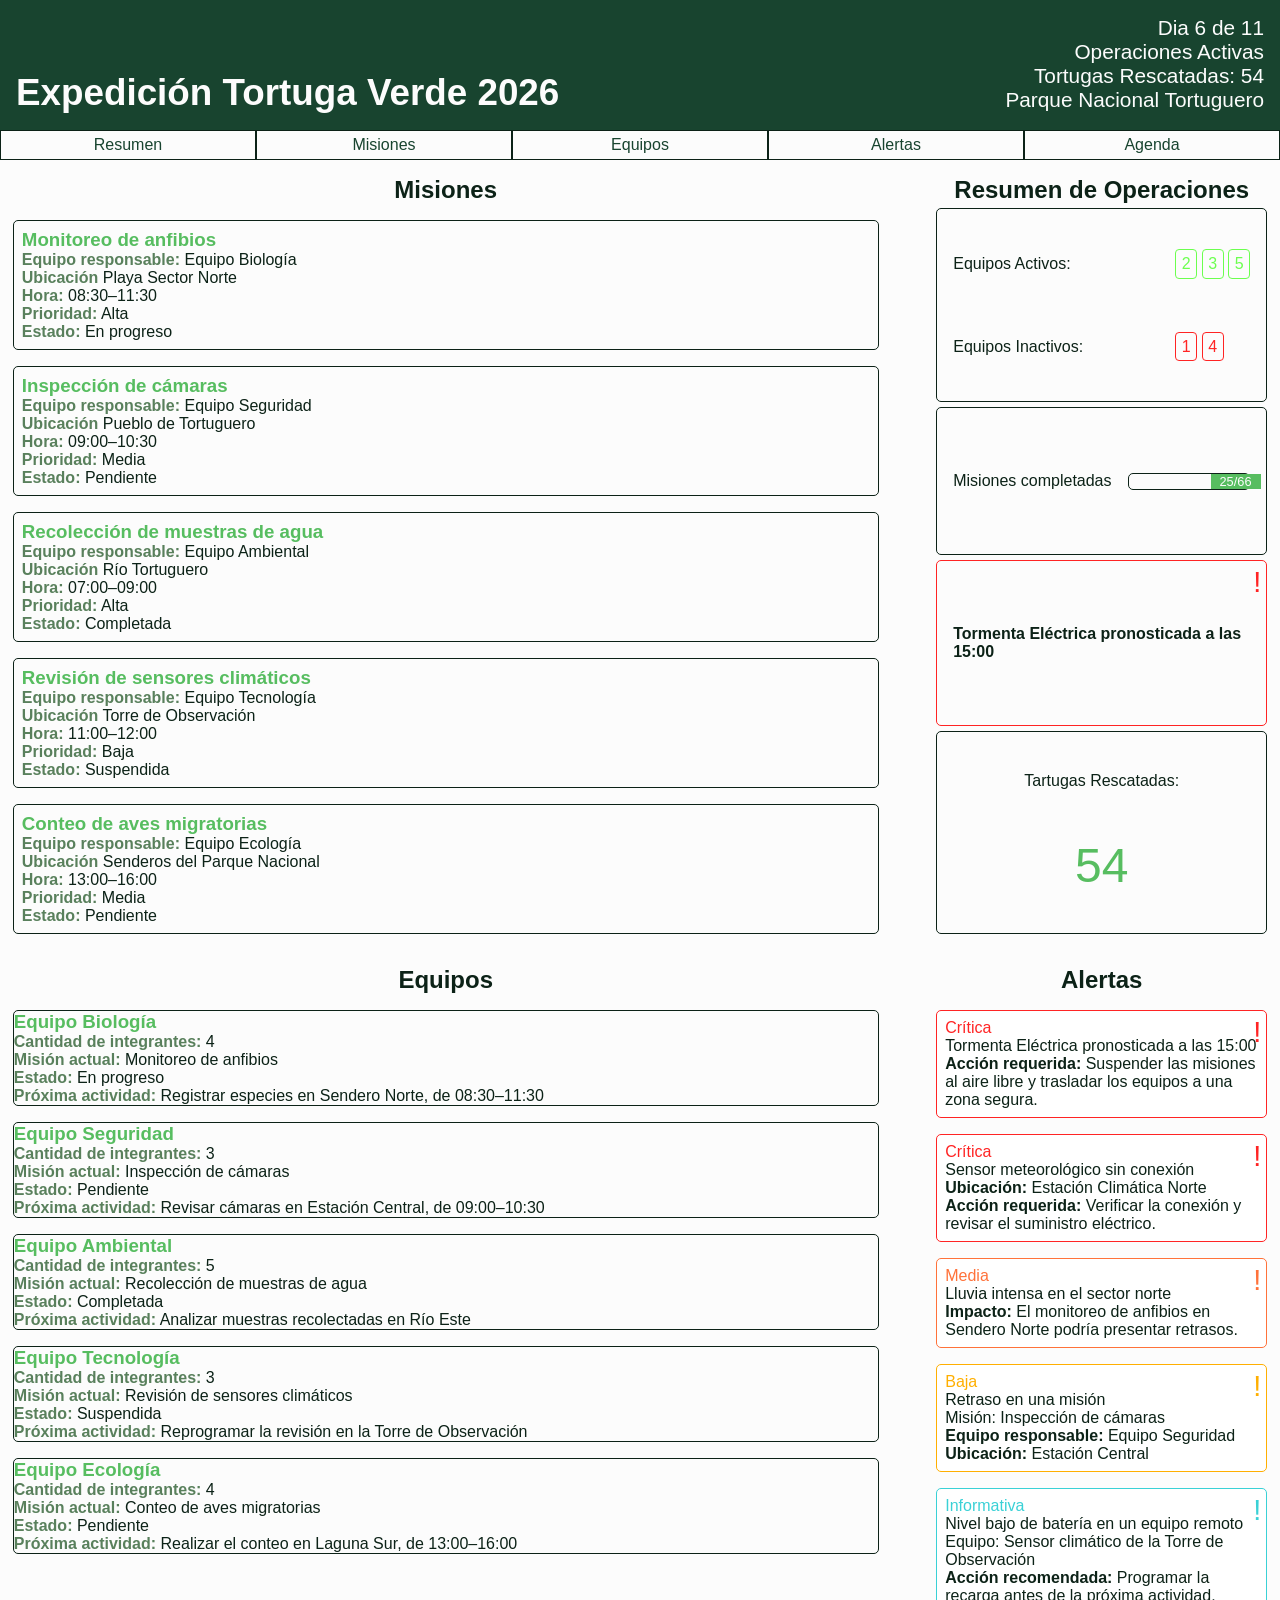
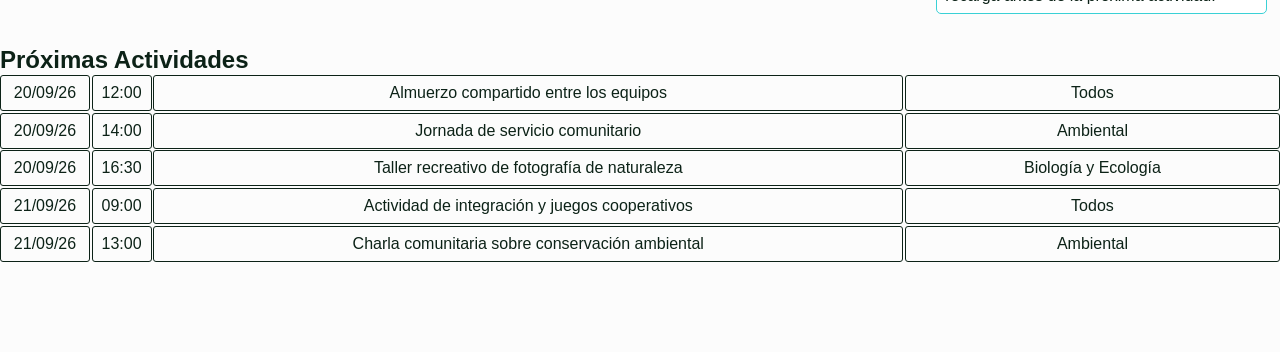
<file: caso1/index.html>
<!DOCTYPE html>
<html lang="es">

<head>
    <meta charset="UTF-8">
    <meta name="viewport" content="width=device-width, initial-scale=1.0">
    <link rel="stylesheet" href="./css/estilos.css">
    <title>Expedición</title>
</head>

<body>
    <header class="encabezado">
        <h1>Expedición <br>Tortuga <br>Verde <br>2026</h1>
        <div class="encabezado-info">
            <p>Parque Nacional Tortuguero</p>
            <p>Tortugas Rescatadas: 54</p>
            <p>Operaciones Activas</p>
            <p>Dia 6 de 11</p>

        </div>
    </header>
    <nav>
        <ul class="nav-menu">
            <li><a href="#">Resumen</a></li>
            <li><a href="#">Misiones</a></li>
            <li><a href="#">Equipos</a></li>
            <li><a href="#">Alertas</a></li>
            <li><a href="#">Agenda</a></li>
        </ul>
    </nav>
    <main>
        <section class="resumen-operaciones">
            <h2>Resumen de Operaciones</h2>
            <article class="tarjeta equipos-resumen">
                <p>Equipos Activos:</p>
                <span class="equipos-activos">2</span>
                <span class="equipos-activos">3</span>
                <span class="equipos-activos">5</span>
                <p>Equipos Inactivos:</p>
                <span class="equipos-inactivos">1</span>
                <span class="equipos-inactivos">4</span>
            </article>
            <article class="tarjeta misiones-completadas">
                <p>Misiones completadas</p>
                <div class="barra-externa">
                    <div class="barra-vacia"></div>
                    <div class="barra-llena"><span class="contador-misiones">25/66</span></div>
                </div>
            </article>
            <article class="tarjeta ultima-alerta">
                <p><strong>Tormenta Eléctrica pronosticada a las 15:00</strong></p>
                <span class="alerta-icon" aria-hidden="true">!</span>
            </article>
            <article class="tarjeta tortugas-rescatadas">
                <p>Tartugas Rescatadas:</p>
                <span>54</span>
            </article>
        </section>
        <section class="misiones">
            <h2>Misiones</h2>
            <article>
                <h3>Monitoreo de anfibios</h3>
                <p><span>Equipo responsable:</span> Equipo Biología</p>
                <p><span>Ubicación</span> Playa Sector Norte</p>
                <p><span>Hora:</span> 08:30–11:30</p>
                <p><span>Prioridad:</span> Alta</p>
                <p><span>Estado:</span> En progreso</p>
            </article>

            <article>
                <h3>Inspección de cámaras</h3>
                <p><span>Equipo responsable:</span> Equipo Seguridad</p>
                <p><span>Ubicación</span> Pueblo de Tortuguero</p>
                <p><span>Hora:</span> 09:00–10:30</p>
                <p><span>Prioridad:</span> Media</p>
                <p><span>Estado:</span> Pendiente</p>
            </article>

            <article>
                <h3>Recolección de muestras de agua</h3>
                <p><span>Equipo responsable:</span> Equipo Ambiental</p>
                <p><span>Ubicación</span> Río Tortuguero</p>
                <p><span>Hora:</span> 07:00–09:00</p>
                <p><span>Prioridad:</span> Alta</p>
                <p><span>Estado:</span> Completada</p>
            </article>

            <article>
                <h3>Revisión de sensores climáticos</h3>
                <p><span>Equipo responsable:</span> Equipo Tecnología</p>
                <p><span>Ubicación</span> Torre de Observación</p>
                <p><span>Hora:</span> 11:00–12:00</p>
                <p><span>Prioridad:</span> Baja</p>
                <p><span>Estado:</span> Suspendida</p>
            </article>

            <article>
                <h3>Conteo de aves migratorias</h3>
                <p><span>Equipo responsable:</span> Equipo Ecología</p>
                <p><span>Ubicación</span> Senderos del Parque Nacional</p>
                <p><span>Hora:</span> 13:00–16:00</p>
                <p><span>Prioridad:</span> Media</p>
                <p><span>Estado:</span> Pendiente</p>
            </article>
        </section>
        <section class="equipos">
            <h2>Equipos</h2>

            <article>
                <h3>Equipo Biología</h3>
                <p><span>Cantidad de integrantes:</span> 4</p>
                <p><span>Misión actual:</span> Monitoreo de anfibios</p>
                <p><span>Estado:</span> En progreso</p>
                <p><span>Próxima actividad:</span> Registrar especies en Sendero Norte, de 08:30–11:30</p>
            </article>

            <article>
                <h3>Equipo Seguridad</h3>
                <p><span>Cantidad de integrantes:</span> 3</p>
                <p><span>Misión actual:</span> Inspección de cámaras</p>
                <p><span>Estado:</span> Pendiente</p>
                <p><span>Próxima actividad:</span> Revisar cámaras en Estación Central, de 09:00–10:30</p>
            </article>

            <article>
                <h3>Equipo Ambiental</h3>
                <p><span>Cantidad de integrantes:</span> 5</p>
                <p><span>Misión actual:</span> Recolección de muestras de agua</p>
                <p><span>Estado:</span> Completada</p>
                <p><span>Próxima actividad:</span> Analizar muestras recolectadas en Río Este</p>
            </article>

            <article>
                <h3>Equipo Tecnología</h3>
                <p><span>Cantidad de integrantes:</span> 3</p>
                <p><span>Misión actual:</span> Revisión de sensores climáticos</p>
                <p><span>Estado:</span> Suspendida</p>
                <p><span>Próxima actividad:</span> Reprogramar la revisión en la Torre de Observación</p>
            </article>

            <article>
                <h3>Equipo Ecología</h3>
                <p><span>Cantidad de integrantes:</span> 4</p>
                <p><span>Misión actual:</span> Conteo de aves migratorias</p>
                <p><span>Estado:</span> Pendiente</p>
                <p><span>Próxima actividad:</span> Realizar el conteo en Laguna Sur, de 13:00–16:00</p>
            </article>
        </section>
        <section class="alertas">
            <h2>Alertas</h2>
            <article class="critico">
                <span>Crítica</span>
                <p>Tormenta Eléctrica pronosticada a las 15:00</p>
                <p><b>Acción requerida:</b> Suspender las misiones al aire libre y trasladar los equipos a una zona segura.</p>
                <span class="alerta-icon" aria-hidden="true">!</span>
            </article>

            <article class="critico">
                <span>Crítica</span>
                <p>Sensor meteorológico sin conexión</p>
                <p><b>Ubicación:</b> Estación Climática Norte</p>
                <p><b>Acción requerida:</b> Verificar la conexión y revisar el suministro eléctrico.</p>
                <span class="alerta-icon" aria-hidden="true">!</span>
            </article>

            <article class="media">
                <span>Media</span>
                <p>Lluvia intensa en el sector norte</p>
                <p><b>Impacto:</b> El monitoreo de anfibios en Sendero Norte podría presentar retrasos.</p>
                <span class="alerta-icon" aria-hidden="true">!</span>
            </article>

            <article class="baja">
                <span>Baja</span>
                <p>Retraso en una misión</p>
                <p>Misión: Inspección de cámaras</p>
                <p><b>Equipo responsable:</b> Equipo Seguridad</p>
                <p><b>Ubicación:</b> Estación Central</p>
                <span class="alerta-icon" aria-hidden="true">!</span>
            </article>

            <article class="informativa">
                <span>Informativa</span>
                <p>Nivel bajo de batería en un equipo remoto</p>
                <p>Equipo: Sensor climático de la Torre de Observación</p>
                <p><b>Acción recomendada:</b> Programar la recarga antes de la próxima actividad.</p>
                <span class="alerta-icon" aria-hidden="true">!</span>
            </article>
        </section>
        <section class="actividades">
            <h2>Próximas Actividades</h2>
            <article>
                <p class="fecha">20/09/26</p>
                <p class="hora">12:00</p>
                <p class="nombre-actividad">Almuerzo compartido entre los equipos</p>
                <p class="equipo-actividad">Todos</p>
            </article>

            <article>
                <p class="fecha">20/09/26</p>
                <p class="hora">14:00</p>
                <p class="nombre-actividad">Jornada de servicio comunitario</p>
                <p class="equipo-actividad">Ambiental</p>
            </article>

            <article>
                <p class="fecha">20/09/26</p>
                <p class="hora">16:30</p>
                <p class="nombre-actividad">Taller recreativo de fotografía de naturaleza</p>
                <p class="equipo-actividad">Biología y Ecología</p>
            </article>

            <article>
                <p class="fecha">21/09/26</p>
                <p class="hora">09:00</p>
                <p class="nombre-actividad">Actividad de integración y juegos cooperativos</p>
                <p class="equipo-actividad">Todos</p>
            </article>

            <article>
                <p class="fecha">21/09/26</p>
                <p class="hora">13:00</p>
                <p class="nombre-actividad">Charla comunitaria sobre conservación ambiental</p>
                <p class="equipo-actividad">Ambiental</p>
            </article>
        </section>
    </main>
</body>

</html>
</file>
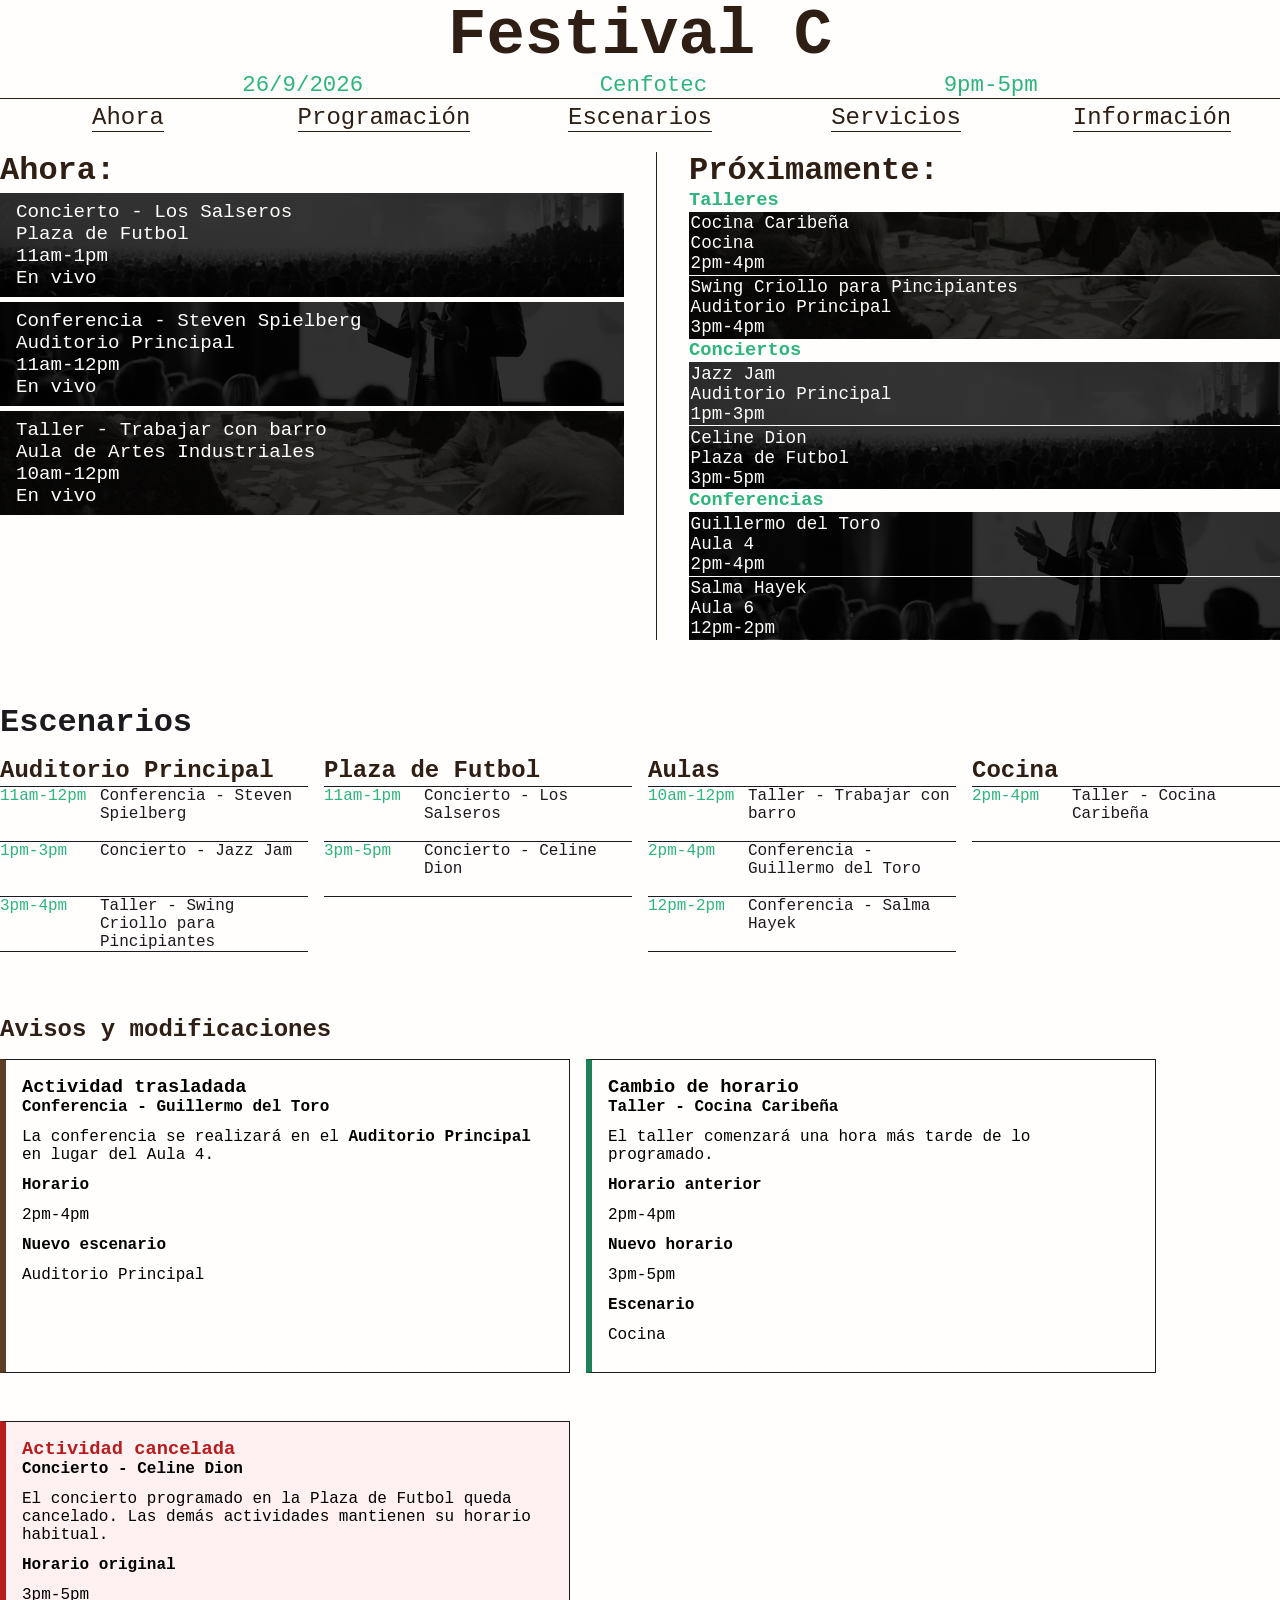
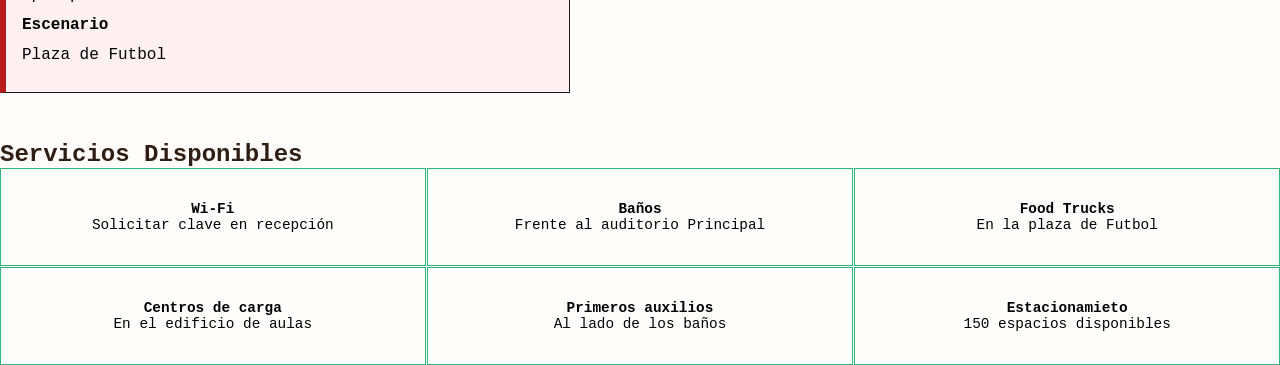
<file: caso2/index.html>
<!DOCTYPE html>
<html lang="es">

<head>
    <meta charset="UTF-8">
    <meta name="viewport" content="width=device-width, initial-scale=1.0">
    <title>Festival de Cultura</title>
    <link rel="stylesheet" href="./css/estilos.css">
</head>

<body>
    <header class="encabezado">
        <h1>Festival C</h1>
        <div>
            <p>26/9/2026</p>
            <p>Cenfotec</p>
            <p>9pm-5pm</p>
        </div>
    </header>
    <nav>
        <ul class="nav-menu">
            <li><a href="#">Ahora</a></li>
            <li><a href="#">Programación</a></li>
            <li><a href="#">Escenarios</a></li>
            <li><a href="#">Servicios</a></li>
            <li><a href="#">Información</a></li>
        </ul>
    </nav>
    <main>
        <section class="ahora">
            <h2>Ahora:</h2>
            <article class="concierto">
                <p>Concierto - Los Salseros</p>
                <p>Plaza de Futbol</p>
                <p>11am-1pm</p>
                <p>En vivo</p>
            </article>

            <article class="conferencia">
                <p>Conferencia - Steven Spielberg</p>
                <p>Auditorio Principal</p>
                <p>11am-12pm</p>
                <p>En vivo</p>
            </article>

            <article class="taller">
                <p>Taller - Trabajar con barro</p>
                <p>Aula de Artes Industriales</p>
                <p>10am-12pm</p>
                <p>En vivo</p>
            </article>
        </section>

        <section class="proximamente">
            <h2>Próximamente:</h2>
            <h3>Talleres</h3>
            <section class="taller">
                <article>
                    <p>Cocina Caribeña</p>
                    <p>Cocina</p>
                    <p>2pm-4pm</p>
                </article>
                <article>
                    <p>Swing Criollo para Pincipiantes</p>
                    <p>Auditorio Principal</p>
                    <p>3pm-4pm</p>
                </article>
            </section>
            <h3>Conciertos</h3>
            <section class="concierto">
                <article>
                    <p>Jazz Jam</p>
                    <p>Auditorio Principal</p>
                    <p>1pm-3pm</p>
                </article>
                <article>
                    <p>Celine Dion</p>
                    <p>Plaza de Futbol</p>
                    <p>3pm-5pm</p>
                </article>
            </section>
            <h3>Conferencias</h3>
            <section class="conferencia">
                <article>
                    <p>Guillermo del Toro</p>
                    <p>Aula 4</p>
                    <p>2pm-4pm</p>
                </article>
                <article>
                    <p>Salma Hayek</p>
                    <p>Aula 6</p>
                    <p>12pm-2pm</p>
                </article>
            </section>
        </section>

        <section class="escenarios">
            <h2>Escenarios</h2>
            <article class="auditorio">
                <h3>Auditorio Principal</h3>
                <p class="hora">11am-12pm</p>
                <p>Conferencia - Steven Spielberg</p>
                <p class="hora">1pm-3pm</p>
                <p>Concierto - Jazz Jam</p>
                <p class="hora">3pm-4pm</p>
                <p>Taller - Swing Criollo para Pincipiantes</p>
            </article>
            <article class="plaza">
                <h3>Plaza de Futbol</h3>
                <p class="hora">11am-1pm</p>
                <p>Concierto - Los Salseros</p>
                <p class="hora">3pm-5pm</p>
                <p>Concierto - Celine Dion</p>
            </article>
            <article class="aulas">
                <h3>Aulas</h3>
                <p class="hora">10am-12pm</p>
                <p>Taller - Trabajar con barro</p>
                <p class="hora">2pm-4pm</p>
                <p>Conferencia - Guillermo del Toro</p>
                <p class="hora">12pm-2pm</p>
                <p>Conferencia - Salma Hayek</p>
            </article>
            <article class="cocina">
                <h3>Cocina</h3>
                <p class="hora">2pm-4pm</p>
                <p>Taller - Cocina Caribeña</p>
            </article>
        </section>

        <section class="cambios">
            <h2 id="titulo-cambios">Avisos y modificaciones</h2>
            <div class="contenedor-avisos">
                <article class="aviso aviso-traslado">
                    <h3>Actividad trasladada</h3>
                    <p><strong>Conferencia - Guillermo del Toro</strong></p>

                    <p>
                        La conferencia se realizará en el <strong>Auditorio Principal</strong>
                        en lugar del Aula 4.
                    </p>

                    <p class="etiqueta">Horario</p>
                    <p>2pm-4pm</p>
                    <p class="etiqueta">Nuevo escenario</p>
                    <p>Auditorio Principal</p>

                </article>

                <article class="aviso aviso-horario">
                    <h3>Cambio de horario</h3>
                    <p><strong>Taller - Cocina Caribeña</strong></p>

                    <p>
                        El taller comenzará una hora más tarde de lo programado.
                    </p>

                    <p class="etiqueta">Horario anterior</p>
                    <p>2pm-4pm</p>
                    <p class="etiqueta">Nuevo horario</p>
                    <p>3pm-5pm</p>
                    <p class="etiqueta">Escenario</p>
                    <p>Cocina</p>

                </article>

                <article class="aviso aviso-cancelacion">
                    <h3>Actividad cancelada</h3>
                    <p><strong>Concierto - Celine Dion</strong></p>
                    <p>
                        El concierto programado en la Plaza de Futbol queda cancelado.
                        Las demás actividades mantienen su horario habitual.
                    </p>
                    <p class="etiqueta">Horario original</p>
                    <p>3pm-5pm</p>
                    <p class="etiqueta">Escenario</p>
                    <p>Plaza de Futbol</p>


                </article>
            </div>
        </section>

        <section class="servicios">
            <h2>Servicios Disponibles</h2>
            <div>
                <article>
                    <p class="nombre-servicio">Wi-Fi</p>
                    <p>Solicitar clave en recepción</p>
                </article>
                <article>
                    <p class="nombre-servicio">Baños</p>
                    <p>Frente al auditorio Principal</p>
                </article>
                <article>
                    <p class="nombre-servicio">Food Trucks</p>
                    <p>En la plaza de Futbol</p>
                </article>
                <article>
                    <p class="nombre-servicio">Centros de carga</p>
                    <p>En el edificio de aulas</p>
                </article>
                <article>
                    <p class="nombre-servicio">Primeros auxilios</p>
                    <p>Al lado de los baños</p>
                </article>
                <article>
                    <p class="nombre-servicio">Estacionamieto</p>
                    <p>150 espacios disponibles</p>
                </article>
            </div>
        </section>
    </main>
</body>

</html>
</file>
<file: caso1/css/estilos.css>
:root {
    --color-principal: #18442f;
    --color-secundario: #57bd60;
    --color-claro: #fcfcfc;
    --color-borde: #0c2217;
    --color-activo: #6cff4f;
    --color-inactivo: #ff2424;
    --color-alerta: var(--color-inactivo);
    --color-labels: #59805c;
    --color-critico: var(--color-inactivo);
    --color-alerta-media: #ff723a;
    --color-alerta-baja: #ffaf01;
    --color-alerta-informativa: #3ad1d6;
    --color-fondo-alertas: #ffffff;

    --font: Verdana, sans-serif;
}

*,
*::before,
*::after {
    box-sizing: border-box;
    margin: 0;
    padding: 0;
}

html {
    font-size: 100%;
}

body {
    font-family: var(--font);
    background-color: var(--color-claro);
    color: var(--color-borde);
    margin-bottom: 10vh;
}

img {
    max-width: 100%;
    height: auto;
    display: block;
}

section {
    margin-top: 3vh;
}


.encabezado {
    background-color: var(--color-principal);
    color: var(--color-claro);
    display: flex;
    flex-direction: row;
    justify-content: center;
    align-items: start;
    padding: 1rem;
}

.encabezado h1 {
    font-size: 1.3rem;
    flex-shrink: 1;
}

.encabezado-info {
    margin-top: auto;
    margin-bottom: 2px;
    display: flex;
    flex-direction: column-reverse;
    text-align: right;
    position: relative;
    left: -3.5rem;
    margin-right: -3.5rem;
    font-size: 0.9rem;
    flex-shrink: 1;
}

.nav-menu {
    display: flex;
    flex-direction: row;
    justify-content: center;
    flex-wrap: wrap;
    list-style-type: none;
    margin-bottom: 1rem;
}

.nav-menu li {
    border: var(--color-borde) 1px solid;
    padding: 0.3rem;
    flex: 1;
    text-align: center;
    font-size: 1rem;
}

.nav-menu a {
    text-decoration: none;
    color: var(--color-principal);
}

.resumen-operaciones {
    display: grid;
    grid-template-columns: 4fr 3fr;
    gap: 0.3rem;
    margin: 0 1vw;

    grid-template-areas:
        "titulo titulo"
        "alerta equipos"
        "misiones tortugas"
    ;
}

.resumen-operaciones h2 {
    grid-area: titulo;
    text-align: center;
    font-size: 1.5rem;
}

.tarjeta {
    border: var(--color-borde) 1px solid;
    border-radius: 5px;
    background-color: var(--color-claro);
    padding: 1rem;
    display: flex;
    justify-content: start;
    align-items: center;
}

.equipos-resumen {
    display: grid;
    grid-template-columns: 10fr 1fr 1fr 1fr;
    gap: 0.3rem;
}

.equipos-activos {
    border: var(--color-activo) 1px solid;
    border-radius: 4px;
    color: var(--color-activo);
    padding: 0.3rem;
    text-align: center;
}

.equipos-inactivos {
    border: var(--color-inactivo) 1px solid;
    border-radius: 4px;
    color: var(--color-inactivo);
    padding: 0.3rem;
    text-align: center;
}

.misiones-completadas {
    grid-area: misiones;
    gap: 1rem;
    flex-wrap: wrap;
}

.misiones-completadas p {
    flex-grow: 0;
}

.barra-externa {
    flex: 1 0 auto;
    display: flex;
    border: var(--color-borde) 1px solid;
    border-radius: 5px;
}

.barra-vacia {
    flex: 41 0 82px;
}

.barra-llena {
    flex: 25 0 50px;
    background-color: var(--color-secundario);
    display: flex;
    justify-content: center;
    color: var(--color-claro);
}

.barra-llena {
    font-size: 0.8rem;
}



.ultima-alerta {
    grid-area: alerta;
    display: grid;
    position: relative;
    border-color: var(--color-alerta);
}

.alerta-icon {
    color: var(--color-alerta);
    font-size: 1.8rem;
    position: absolute;
    top: 5px;
    right: 5px;
}

.tortugas-rescatadas {
    grid-area: tortugas;
    flex-direction: column;
    justify-content: space-around;
}

.tortugas-rescatadas span {
    color: var(--color-secundario);
    font-size: 3rem;
}

.misiones {
    display: flex;
    flex-direction: column;
    gap: 1rem;
}

.misiones h2 {
    text-align: center;
}

.misiones h3 {
    color: var(--color-secundario);
}

.misiones article {
    border: var(--color-borde) 1px solid;
    border-radius: 5px;
    margin: 0 1vw;
    padding: 0.5rem;
}

.misiones span {
    color: var(--color-labels);
    font-weight: bold;
}

.equipos {
    display: flex;
    flex-direction: column;
    gap: 1rem;
}

.equipos h2 {
    text-align: center;
}

.equipos h3 {
    color: var(--color-secundario);
}

.equipos article {
    border: var(--color-borde) 1px solid;
    border-radius: 5px;
    margin: 0 1vw
}

.equipos span {
    color: var(--color-labels);
    font-weight: bold;
}

.alertas {
    display: flex;
    flex-direction: column;
    gap: 1rem;
}

.alertas h2 {
    text-align: center;
}

.alertas article {
    border: var(--color-borde) 1px solid;
    border-radius: 5px;
    margin: 0 1vw;
    padding: 0.5rem;
    padding: 0.5rem;
    position: relative;
    background-color: var(--color-fondo-alertas);
}

.alertas .critico {
    border-color: var(--color-critico);
}

.critico span {
    color: var(--color-critico);
}

.alertas .media {
    border-color: var(--color-alerta-media);
}

.media span {
    color: var(--color-alerta-media);
}

.alertas .baja {
    border-color: var(--color-alerta-baja);
}

.baja span {
    color: var(--color-alerta-baja)
}

.alertas .informativa {
    border-color: var(--color-alerta-informativa);
}

.informativa span {
    color: var(--color-alerta-informativa)
}

.actividades {
    display: flex;
    flex-direction: column;
    gap: 0.1rem;
}

.actividades article {
    display: grid;
    grid-template-columns: 90px 60px 2fr 1fr;
    gap: 0.1rem;
}

.actividades p {
    border: var(--color-borde) 1px solid;
    border-radius: 3px;
    text-align: center;
    padding: 0.5rem 0;
}


@media (min-width: 48rem) {
    main {
        display: grid;
        grid-template-columns: 5fr 2fr;
        gap: 2rem;
        grid-template-areas:
            "misiones resumen"
            "equipos alertas"
            "actividades actividades"
        ;
    }

    section {
        margin: 0;
    }

    .encabezado {
        justify-content: space-between;
    }

    .encabezado h1 {
        font-size: 1.8rem;
        margin-top: auto;
    }

    .encabezado-info {
        font-size: 1rem;
        position: static;
        margin-right: 0;
    }

    h1 br {
        display: none;
    }

    .resumen-operaciones {
        grid-area:resumen;
        display: flex;
        flex-direction: column;
        justify-content: space-between;
    }

    .resumen-operaciones article {
        flex: 1 1 auto;
    }

    .misiones {
        grid-area: misiones;
    }

    .equipos {
        grid-area: equipos;
    }

    .alertas {
        grid-area: alertas;
    }

    .actividades {
        grid-area: actividades;
    }
}

@media (min-width: 64rem) {

    main {
        max-width: 1400px;
        margin: 0 auto;
    }

    .encabezado {
        justify-content: space-between;
    }

    .encabezado h1 {
        font-size: 2.3rem;
        margin-top: auto;
    }

    .encabezado-info {
        font-size: 1.3rem;
        position: static;
        margin-right: 0;
    }

    h1 br {
        display: none;
    }

}
</file>
<file: caso2/css/estilos.css>
:root {
    --color-principal: #2e1e13;
    --color-secundario: #2CB67D;
    --color-claro: #fffefc;
    --color-oscuro: #1B1B1F;
    --color-translado: #5e3d25;
    --color-horario: #208058;
    --color-cancelacion: #b91c1c;
    --color-cancelacion-fondo: #fff1f2;

    --font: 'Courier New', monospace;
}

*,
*::before,
*::after {
    box-sizing: border-box;
    margin: 0;
    padding: 0;
}

html {
    font-size: 100%;
}

body {
    font-family: var(--font);
    background-color: var(--color-claro);
    color: var(--color-borde);
}

img {
    max-width: 100%;
    height: auto;
    display: block;
}

.encabezado {
    display: flex;
    flex-direction: column;
    justify-content: center;
    align-items: center;
    background-color: var(--color-claro);
    border-bottom: var(--color-principal) 1px solid;
    padding: 0 10vw;
    position: sticky;
    top: 0;
    z-index: 10;
}

.encabezado h1 {
    font-size: 2.5rem;
    color: var(--color-principal);
}

.encabezado div {
    width: 100%;
    display: flex;
    flex-direction: row;
    gap: 0.5rem;
    color: var(--color-secundario);
    justify-content: space-around;
}

.nav-menu {
    display: flex;
    flex-direction: row;
    justify-content: center;
    flex-wrap: wrap;
    list-style-type: none;
    margin-bottom: 1rem;
}

.nav-menu li {
    border: var(--color-borde) 1px solid;
    padding: 0.3rem;
    flex: 1;
    text-align: center;
    font-size: 1rem;
}

.nav-menu a {
    text-decoration: none;
    color: var(--color-principal);
    border-bottom: var(--color-principal) 1px solid;
}

.nav-menu a:hover {
    border: none;
}

.ahora {
    display: flex;
    flex-direction: column;
    gap: 0.3rem;
}

.ahora h2 {
    color: var(--color-principal);
}

.ahora article {
    background-size: cover;
    background-position: center 70%;
    background-repeat: no-repeat;
    color: var(--color-claro);
    padding: 0.5rem 1rem;
}


.concierto {
    background-image: linear-gradient(rgba(0, 0, 0, 0.8), rgba(0, 0, 0, 0.8)), url(../img/concierto.avif);
}

.conferencia {
    background-image: linear-gradient(rgba(0, 0, 0, 0.8), rgba(0, 0, 0, 0.8)), url(../img/conferencia.jpg);
}

.taller {
    background-image: linear-gradient(rgba(0, 0, 0, 0.8), rgba(0, 0, 0, 0.8)), url(../img/taller.png);
}

.proximamente {
    color: var(--color-claro);
    margin-top: 2rem;
}

.proximamente h2 {
    color: var(--color-principal);
}

.proximamente h3 {
    color: var(--color-secundario);
}

.proximamente section {
    background-size: cover;
    background-position: center 70%;
    background-repeat: no-repeat;
    color: var(--color-claro);
}

.proximamente article {
    border-top: var(--color-claro) 1px solid;
    padding: 0.1rem;
}

.escenarios {
    margin-top: 2rem;
    color: var(--color-oscuro);
    display: flex;
    flex-direction: column;
    gap: 1rem;
}

.escenarios article {
    display: grid;
    grid-template-columns: 100px 1fr;
}

.escenarios h3 {
    grid-column: 1 / 3;
    border-bottom: var(--color-oscuro) 1px solid;
    color: var(--color-principal);
}

.escenarios p {
    border-bottom: var(--color-oscuro) 1px solid;
}

.escenarios .hora {
    color: var(--color-secundario);
}

.cambios {
    margin-top: 2rem;
    display: flex;
    flex-direction: column;
}

.cambios h2 {
    margin-top: 0;
    color: var(--color-principal);
}

.aviso {
    margin: 1rem 0;
    padding: 1rem;
    border: var(--color-oscuro) 1px solid;
    border-left: 6px solid;
    background-color: var(--color-claro);
}

.aviso h3 {
    margin-top: 0;
}

.aviso p {
    margin-bottom: 0.75rem;
}

.aviso-traslado {
    border-left-color: var(--color-translado);
}

.aviso-horario {
    border-left-color: var(--color-horario);
}

.aviso-cancelacion {
    border-left-color: var(--color-cancelacion);
    background-color: var(--color-cancelacion-fondo);
}

.aviso-cancelacion h3 {
    color: var(--color-cancelacion);
}

.cambios .etiqueta {
    font-weight: bold;
}


.servicios h2{
    color: var(--color-principal);
}

.servicios div {
    display: grid;
    grid-template-columns: 1fr 1fr;
    gap: 0.1rem;
}

.servicios article {
    padding: 2rem;
    text-align: center;
    border: var(--color-secundario) 1px solid;
    font-size: 1.2rem;
}


.servicios p {
    font-size: 0.9rem;
}
.servicios .nombre-servicio {
    font-weight: bold;
}

@media (min-width: 48rem) {

    main {
        display: grid;
        grid-template-columns: repeat(2, 1fr);
        gap: 2rem;
        grid-template-areas:
            "ahora proximamente"
            "escenarios escenarios"
            "cambios cambios"
            "servicios servicios"
        ;
    }

    .encabezado h1 {
        font-size: 3rem;
    }

    .encabezado p {
        font-size: 1.2rem;
    }

    .nav-menu li {
        font-size: 1.3rem;
    }

    .ahora {
        grid-area: ahora;
    }

    .proximamente {
        grid-area: proximamente;
        margin: 0;
        border-left: var(--color-principal) 1px solid;
        padding-left: 2rem;
    }


    .escenarios {
        display: grid;
        grid-template-columns: repeat(2, 1fr);
        grid-area: escenarios;
    }

    .escenarios h2 {
        grid-column: 1 / 3;
        font-size: 2rem;
    }

    .escenarios article {
        grid-template-rows: 23px repeat(3, 36px);
    }


    .cambios {
        grid-area: cambios;
    }

    .cambios .contenedor-avisos {
        display: flex;
        flex-direction: row;
        flex-wrap: wrap;
        gap: 1rem
    }

    .cambios article {
        flex: 0 0 570px;
    }
    
    .servicios {
        grid-area: servicios;
    }

    .servicios div{
        grid-template-columns: 1fr 1fr 1fr;
    }
}

@media (min-width: 64rem) {

    .encabezado h1 {
        font-size: 4rem;
    }

    .encabezado p {
        font-size: 1.4rem;
    }

    .ahora h2 {
        font-size: 2rem;
    }

    .ahora p {
        font-size: 1.2rem;
    }

    .proximamente h2 {
        font-size: 2rem;
    }

    .proximamente p {
        font-size: 1.1rem;
    }

    .nav-menu li {
        font-size: 1.5rem;
    }

    .escenarios {
        display: grid;
        grid-template-columns: repeat(4, 1fr);
    }

    .escenarios h2 {
        grid-column: 1 / 5;
    }

    .escenarios h3 {
        font-size: 1.5rem;
    }

    .escenarios .hora {
        font-size: 1rem;
    }

    .escenarios p {
        font-size: 1rem;
    }

    .escenarios article {
        grid-template-rows: 30px repeat(3, 55px);
    }

}
</file>
